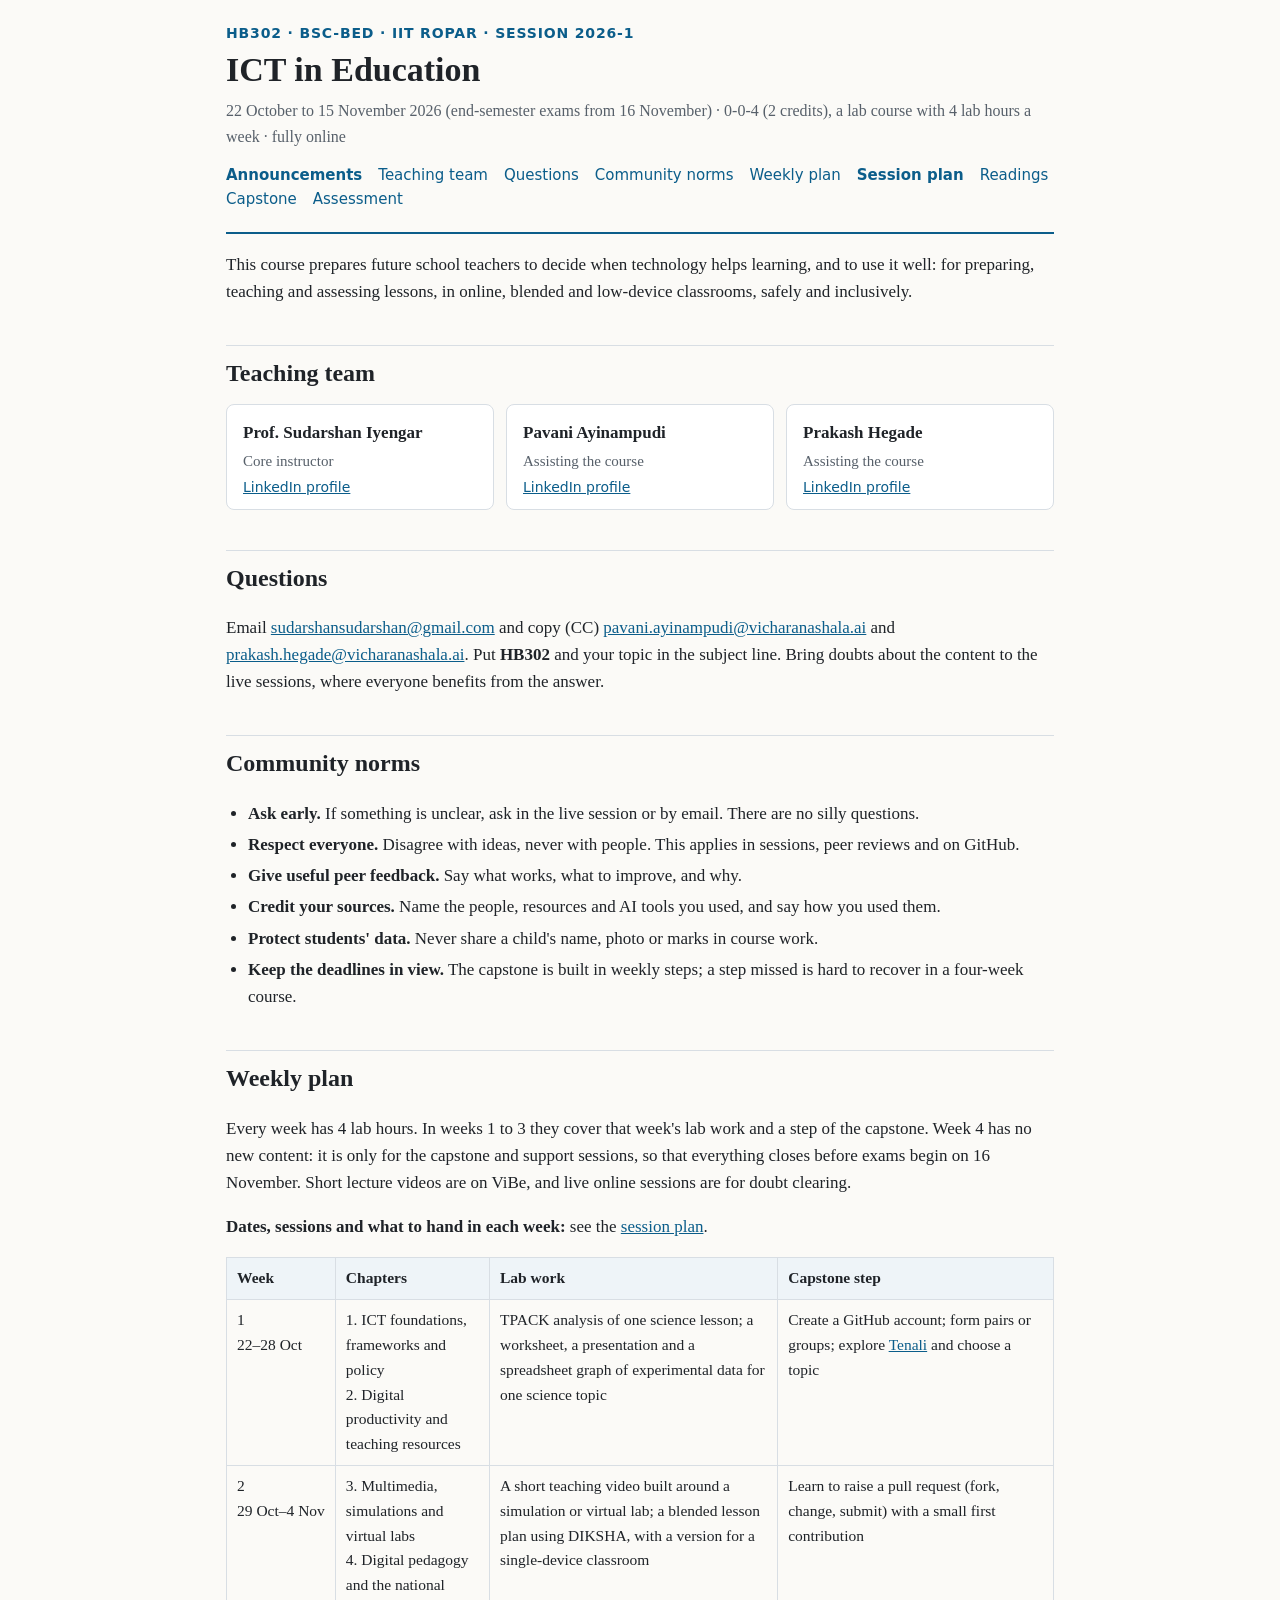
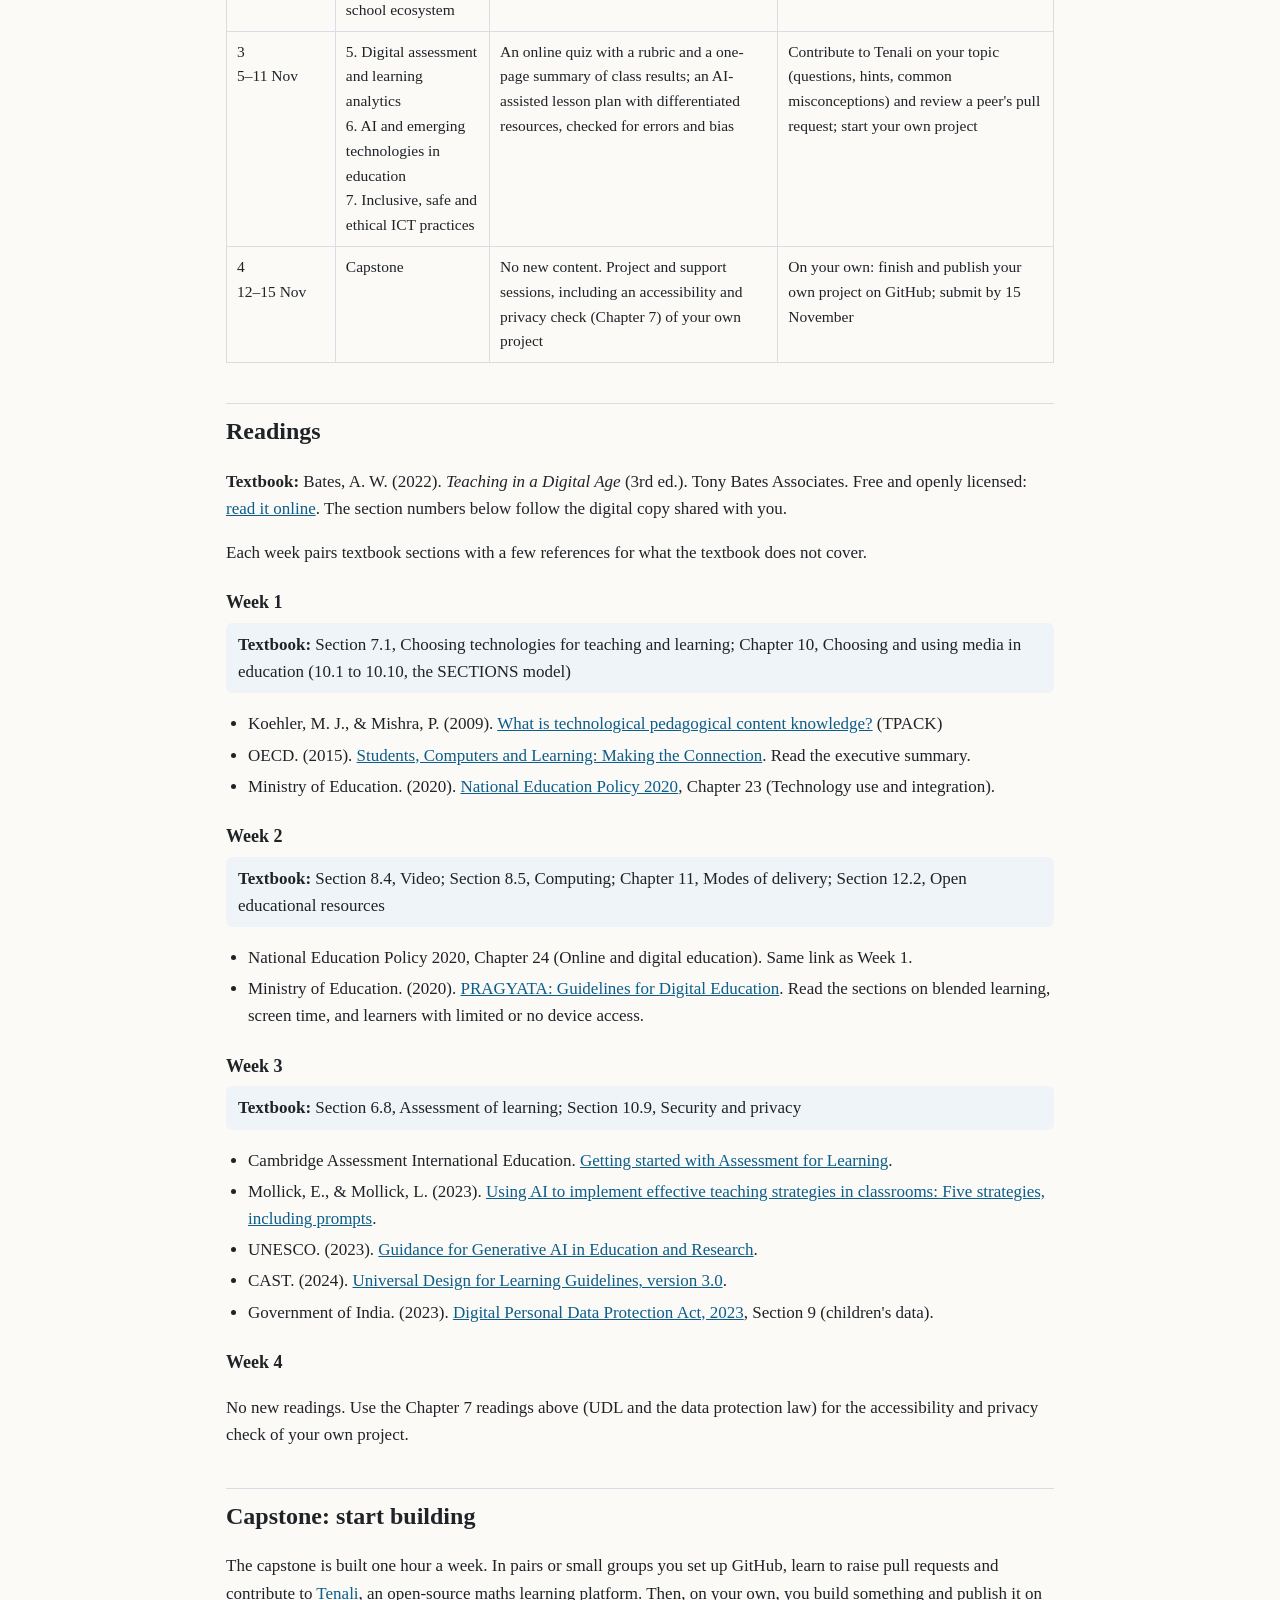
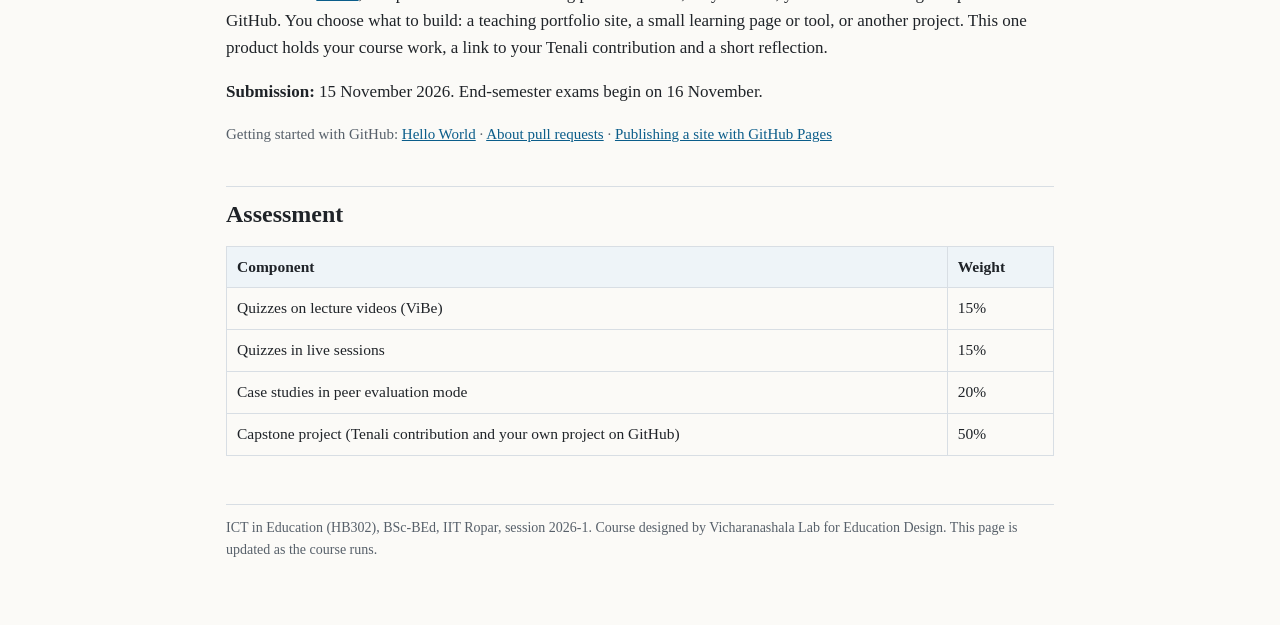
<file: index.html>
<!doctype html>
<html lang="en">
<head>
<meta charset="utf-8">
<meta name="viewport" content="width=device-width, initial-scale=1">
<title>ICT in Education (HB302)</title>
<meta name="description" content="Course page for ICT in Education (HB302), BSc-BEd, IIT Ropar, session 2026-1.">
<link rel="stylesheet" href="style.css">
</head>
<body>
<main>
<header>
  <p class="code">HB302 · BSc-BEd · IIT Ropar · Session 2026-1</p>
  <h1>ICT in Education</h1>
  <p class="meta">22 October to 15 November 2026 (end-semester exams from 16 November) · 0-0-4 (2 credits), a lab course with 4 lab hours a week · fully online</p>
  <nav>
    <a href="announcements.html"><strong>Announcements</strong></a><a href="#team">Teaching team</a><a href="#contact">Questions</a><a href="#norms">Community norms</a>
    <a href="#weeks">Weekly plan</a><a href="schedule.html"><strong>Session plan</strong></a><a href="#readings">Readings</a><a href="#capstone">Capstone</a><a href="#assessment">Assessment</a>
  </nav>
</header>

<p>This course prepares future school teachers to decide when technology helps learning, and to use it well: for preparing, teaching and assessing lessons, in online, blended and low-device classrooms, safely and inclusively.</p>

<h2 id="team">Teaching team</h2>
<div class="team">
  <div class="card"><p class="name">Prof. Sudarshan Iyengar</p><p class="role">Core instructor</p><p class="li"><a href="https://www.linkedin.com/in/sudarshan-iyengar-3560b8145/" rel="noopener">LinkedIn profile</a></p></div>
  <div class="card"><p class="name">Pavani Ayinampudi</p><p class="role">Assisting the course</p><p class="li"><a href="https://www.linkedin.com/in/pavani-ayinampudi/" rel="noopener">LinkedIn profile</a></p></div>
  <div class="card"><p class="name">Prakash Hegade</p><p class="role">Assisting the course</p><p class="li"><a href="https://www.linkedin.com/in/prakash-hegade-16879917/" rel="noopener">LinkedIn profile</a></p></div>
</div>

<h2 id="contact">Questions</h2>
<p>Email <a href="mailto:sudarshansudarshan@gmail.com?cc=pavani.ayinampudi@vicharanashala.ai,prakash.hegade@vicharanashala.ai&amp;subject=HB302%3A%20">sudarshansudarshan@gmail.com</a> and copy (CC) <a href="mailto:pavani.ayinampudi@vicharanashala.ai">pavani.ayinampudi@vicharanashala.ai</a> and <a href="mailto:prakash.hegade@vicharanashala.ai">prakash.hegade@vicharanashala.ai</a>. Put <strong>HB302</strong> and your topic in the subject line. Bring doubts about the content to the live sessions, where everyone benefits from the answer.</p>

<h2 id="norms">Community norms</h2>
<ul>
  <li><strong>Ask early.</strong> If something is unclear, ask in the live session or by email. There are no silly questions.</li>
  <li><strong>Respect everyone.</strong> Disagree with ideas, never with people. This applies in sessions, peer reviews and on GitHub.</li>
  <li><strong>Give useful peer feedback.</strong> Say what works, what to improve, and why.</li>
  <li><strong>Credit your sources.</strong> Name the people, resources and AI tools you used, and say how you used them.</li>
  <li><strong>Protect students' data.</strong> Never share a child's name, photo or marks in course work.</li>
  <li><strong>Keep the deadlines in view.</strong> The capstone is built in weekly steps; a step missed is hard to recover in a four-week course.</li>
</ul>

<h2 id="weeks">Weekly plan</h2>
<p>Every week has 4 lab hours. In weeks 1 to 3 they cover that week's lab work and a step of the capstone. Week 4 has no new content: it is only for the capstone and support sessions, so that everything closes before exams begin on 16 November. Short lecture videos are on ViBe, and live online sessions are for doubt clearing.</p>
<p><strong>Dates, sessions and what to hand in each week:</strong> see the <a href="schedule.html">session plan</a>.</p>
<div class="table-wrap"><table>
<thead><tr><th>Week</th><th>Chapters</th><th>Lab work</th><th>Capstone step</th></tr></thead>
<tbody>
<tr><td class="nowrap">1<br>22–28 Oct</td><td>1. ICT foundations, frameworks and policy<br>2. Digital productivity and teaching resources</td><td>TPACK analysis of one science lesson; a worksheet, a presentation and a spreadsheet graph of experimental data for one science topic</td><td>Create a GitHub account; form pairs or groups; explore <a href="https://tenali.fun">Tenali</a> and choose a topic</td></tr>
<tr><td class="nowrap">2<br>29 Oct–4 Nov</td><td>3. Multimedia, simulations and virtual labs<br>4. Digital pedagogy and the national school ecosystem</td><td>A short teaching video built around a simulation or virtual lab; a blended lesson plan using DIKSHA, with a version for a single-device classroom</td><td>Learn to raise a pull request (fork, change, submit) with a small first contribution</td></tr>
<tr><td class="nowrap">3<br>5–11 Nov</td><td>5. Digital assessment and learning analytics<br>6. AI and emerging technologies in education<br>7. Inclusive, safe and ethical ICT practices</td><td>An online quiz with a rubric and a one-page summary of class results; an AI-assisted lesson plan with differentiated resources, checked for errors and bias</td><td>Contribute to Tenali on your topic (questions, hints, common misconceptions) and review a peer's pull request; start your own project</td></tr>
<tr><td class="nowrap">4<br>12–15 Nov</td><td>Capstone</td><td>No new content. Project and support sessions, including an accessibility and privacy check (Chapter 7) of your own project</td><td>On your own: finish and publish your own project on GitHub; submit by 15 November</td></tr>
</tbody></table></div>

<h2 id="readings">Readings</h2>
<p><strong>Textbook:</strong> Bates, A. W. (2022). <em>Teaching in a Digital Age</em> (3rd ed.). Tony Bates Associates. Free and openly licensed: <a href="https://pressbooks.pub/teachinginadigitalagev3m/">read it online</a>. The section numbers below follow the digital copy shared with you.</p>
<p>Each week pairs textbook sections with a few references for what the textbook does not cover.</p>

<h3>Week 1</h3>
<p class="tb"><strong>Textbook:</strong> Section 7.1, Choosing technologies for teaching and learning; Chapter 10, Choosing and using media in education (10.1 to 10.10, the SECTIONS model)</p>
<ul>
  <li>Koehler, M. J., &amp; Mishra, P. (2009). <a href="https://citejournal.org/volume-9/issue-1-09/general/what-is-technological-pedagogicalcontent-knowledge/">What is technological pedagogical content knowledge?</a> (TPACK)</li>
  <li>OECD. (2015). <a href="https://doi.org/10.1787/9789264239555-en">Students, Computers and Learning: Making the Connection</a>. Read the executive summary.</li>
  <li>Ministry of Education. (2020). <a href="https://web.archive.org/web/20260312142319/https://www.education.gov.in/sites/upload_files/mhrd/files/NEP_Final_English_0.pdf">National Education Policy 2020</a>, Chapter 23 (Technology use and integration).</li>
</ul>

<h3>Week 2</h3>
<p class="tb"><strong>Textbook:</strong> Section 8.4, Video; Section 8.5, Computing; Chapter 11, Modes of delivery; Section 12.2, Open educational resources</p>
<ul>
  <li>National Education Policy 2020, Chapter 24 (Online and digital education). Same link as Week 1.</li>
  <li>Ministry of Education. (2020). <a href="https://web.archive.org/web/20260501055259/https://www.education.gov.in/sites/upload_files/mhrd/files/pragyata-guidelines_0.pdf">PRAGYATA: Guidelines for Digital Education</a>. Read the sections on blended learning, screen time, and learners with limited or no device access.</li>
</ul>

<h3>Week 3</h3>
<p class="tb"><strong>Textbook:</strong> Section 6.8, Assessment of learning; Section 10.9, Security and privacy</p>
<ul>
  <li>Cambridge Assessment International Education. <a href="https://cambridge-community.org.uk/professional-development/gswafl/index.html">Getting started with Assessment for Learning</a>.</li>
  <li>Mollick, E., &amp; Mollick, L. (2023). <a href="https://doi.org/10.2139/ssrn.4391243">Using AI to implement effective teaching strategies in classrooms: Five strategies, including prompts</a>.</li>
  <li>UNESCO. (2023). <a href="https://www.unesco.org/en/digital-education/ai-future-learning/guidance">Guidance for Generative AI in Education and Research</a>.</li>
  <li>CAST. (2024). <a href="https://udlguidelines.cast.org/">Universal Design for Learning Guidelines, version 3.0</a>.</li>
  <li>Government of India. (2023). <a href="https://www.meity.gov.in/static/uploads/2024/06/2bf1f0e9f04e6fb4f8fef35e82c42aa5.pdf">Digital Personal Data Protection Act, 2023</a>, Section 9 (children's data).</li>
</ul>

<h3>Week 4</h3>
<p>No new readings. Use the Chapter 7 readings above (UDL and the data protection law) for the accessibility and privacy check of your own project.</p>

<h2 id="capstone">Capstone: start building</h2>
<p>The capstone is built one hour a week. In pairs or small groups you set up GitHub, learn to raise pull requests and contribute to <a href="https://tenali.fun">Tenali</a>, an open-source maths learning platform. Then, on your own, you build something and publish it on GitHub. You choose what to build: a teaching portfolio site, a small learning page or tool, or another project. This one product holds your course work, a link to your Tenali contribution and a short reflection.</p>
<p><strong>Submission:</strong> 15 November 2026. End-semester exams begin on 16 November.</p>
<p class="note">Getting started with GitHub: <a href="https://docs.github.com/en/get-started/start-your-journey/hello-world">Hello World</a> · <a href="https://docs.github.com/en/pull-requests/collaborating-with-pull-requests/proposing-changes-to-your-work-with-pull-requests/about-pull-requests">About pull requests</a> · <a href="https://docs.github.com/en/pages/getting-started-with-github-pages/creating-a-github-pages-site">Publishing a site with GitHub Pages</a></p>

<h2 id="assessment">Assessment</h2>
<div class="table-wrap"><table>
<thead><tr><th>Component</th><th>Weight</th></tr></thead>
<tbody>
<tr><td>Quizzes on lecture videos (ViBe)</td><td>15%</td></tr>
<tr><td>Quizzes in live sessions</td><td>15%</td></tr>
<tr><td>Case studies in peer evaluation mode</td><td>20%</td></tr>
<tr><td>Capstone project (Tenali contribution and your own project on GitHub)</td><td>50%</td></tr>
</tbody></table></div>

<footer>ICT in Education (HB302), BSc-BEd, IIT Ropar, session 2026-1. Course designed by Vicharanashala Lab for Education Design. This page is updated as the course runs.</footer>
</main>
</body>
</html>
</file>
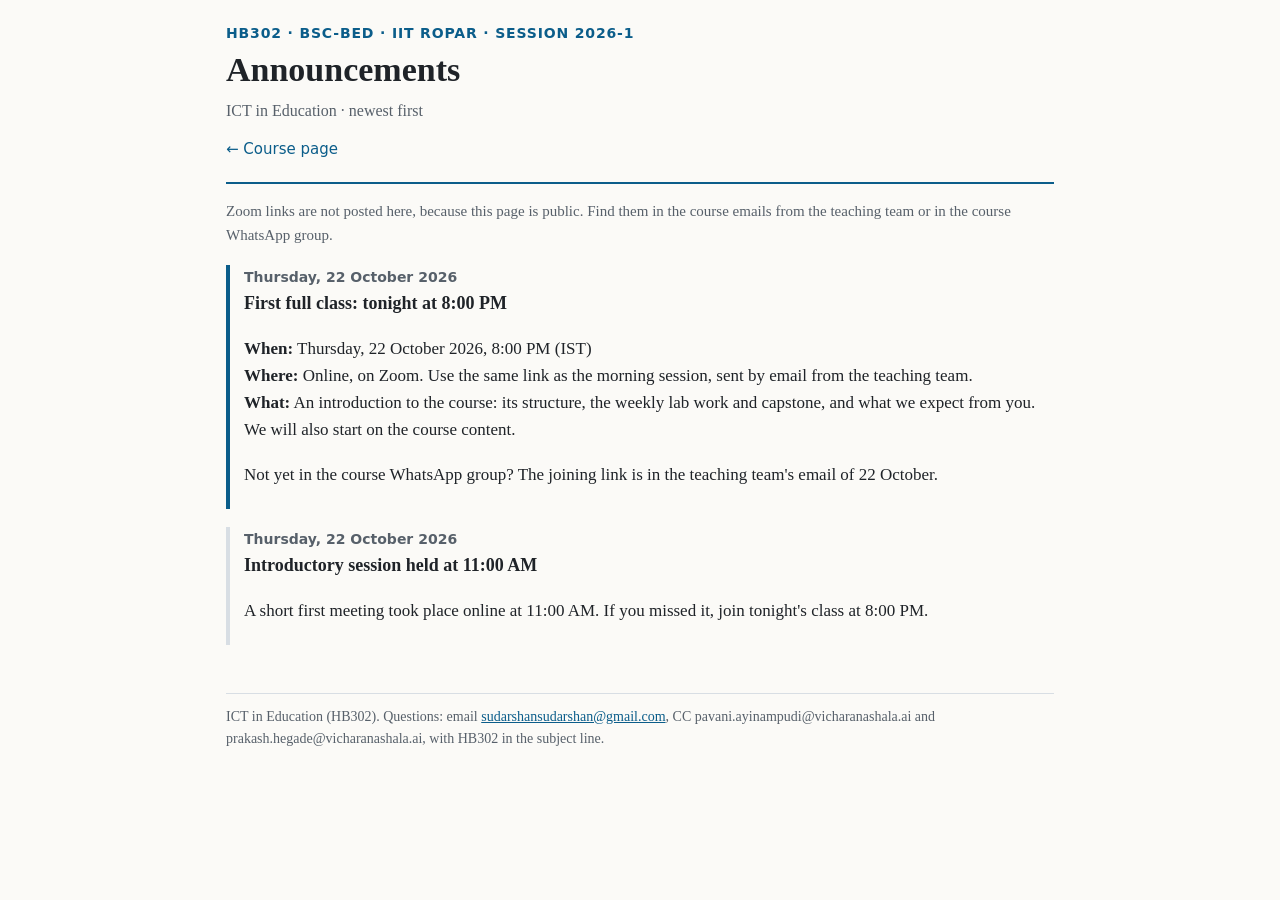
<file: announcements.html>
<!doctype html>
<html lang="en">
<head>
<meta charset="utf-8">
<meta name="viewport" content="width=device-width, initial-scale=1">
<title>Announcements · ICT in Education (HB302)</title>
<meta name="description" content="Announcements for ICT in Education (HB302), BSc-BEd, IIT Ropar, session 2026-1.">
<link rel="stylesheet" href="style.css">
</head>
<body>
<main>
<header>
  <p class="code">HB302 · BSc-BEd · IIT Ropar · Session 2026-1</p>
  <h1>Announcements</h1>
  <p class="meta">ICT in Education · newest first</p>
  <nav><a href="index.html">← Course page</a></nav>
</header>

<p class="note">Zoom links are not posted here, because this page is public. Find them in the course emails from the teaching team or in the course WhatsApp group.</p>

<div class="ann">
  <p class="date">Thursday, 22 October 2026</p>
  <h3>First full class: tonight at 8:00 PM</h3>
  <p><strong>When:</strong> Thursday, 22 October 2026, 8:00 PM (IST)<br>
  <strong>Where:</strong> Online, on Zoom. Use the same link as the morning session, sent by email from the teaching team.<br>
  <strong>What:</strong> An introduction to the course: its structure, the weekly lab work and capstone, and what we expect from you. We will also start on the course content.</p>
  <p>Not yet in the course WhatsApp group? The joining link is in the teaching team's email of 22 October.</p>
</div>

<div class="ann past">
  <p class="date">Thursday, 22 October 2026</p>
  <h3>Introductory session held at 11:00 AM</h3>
  <p>A short first meeting took place online at 11:00 AM. If you missed it, join tonight's class at 8:00 PM.</p>
</div>

<footer>ICT in Education (HB302). Questions: email <a href="mailto:sudarshansudarshan@gmail.com?cc=pavani.ayinampudi@vicharanashala.ai,prakash.hegade@vicharanashala.ai&amp;subject=HB302%3A%20">sudarshansudarshan@gmail.com</a>, CC pavani.ayinampudi@vicharanashala.ai and prakash.hegade@vicharanashala.ai, with HB302 in the subject line.</footer>
</main>
</body>
</html>
</file>
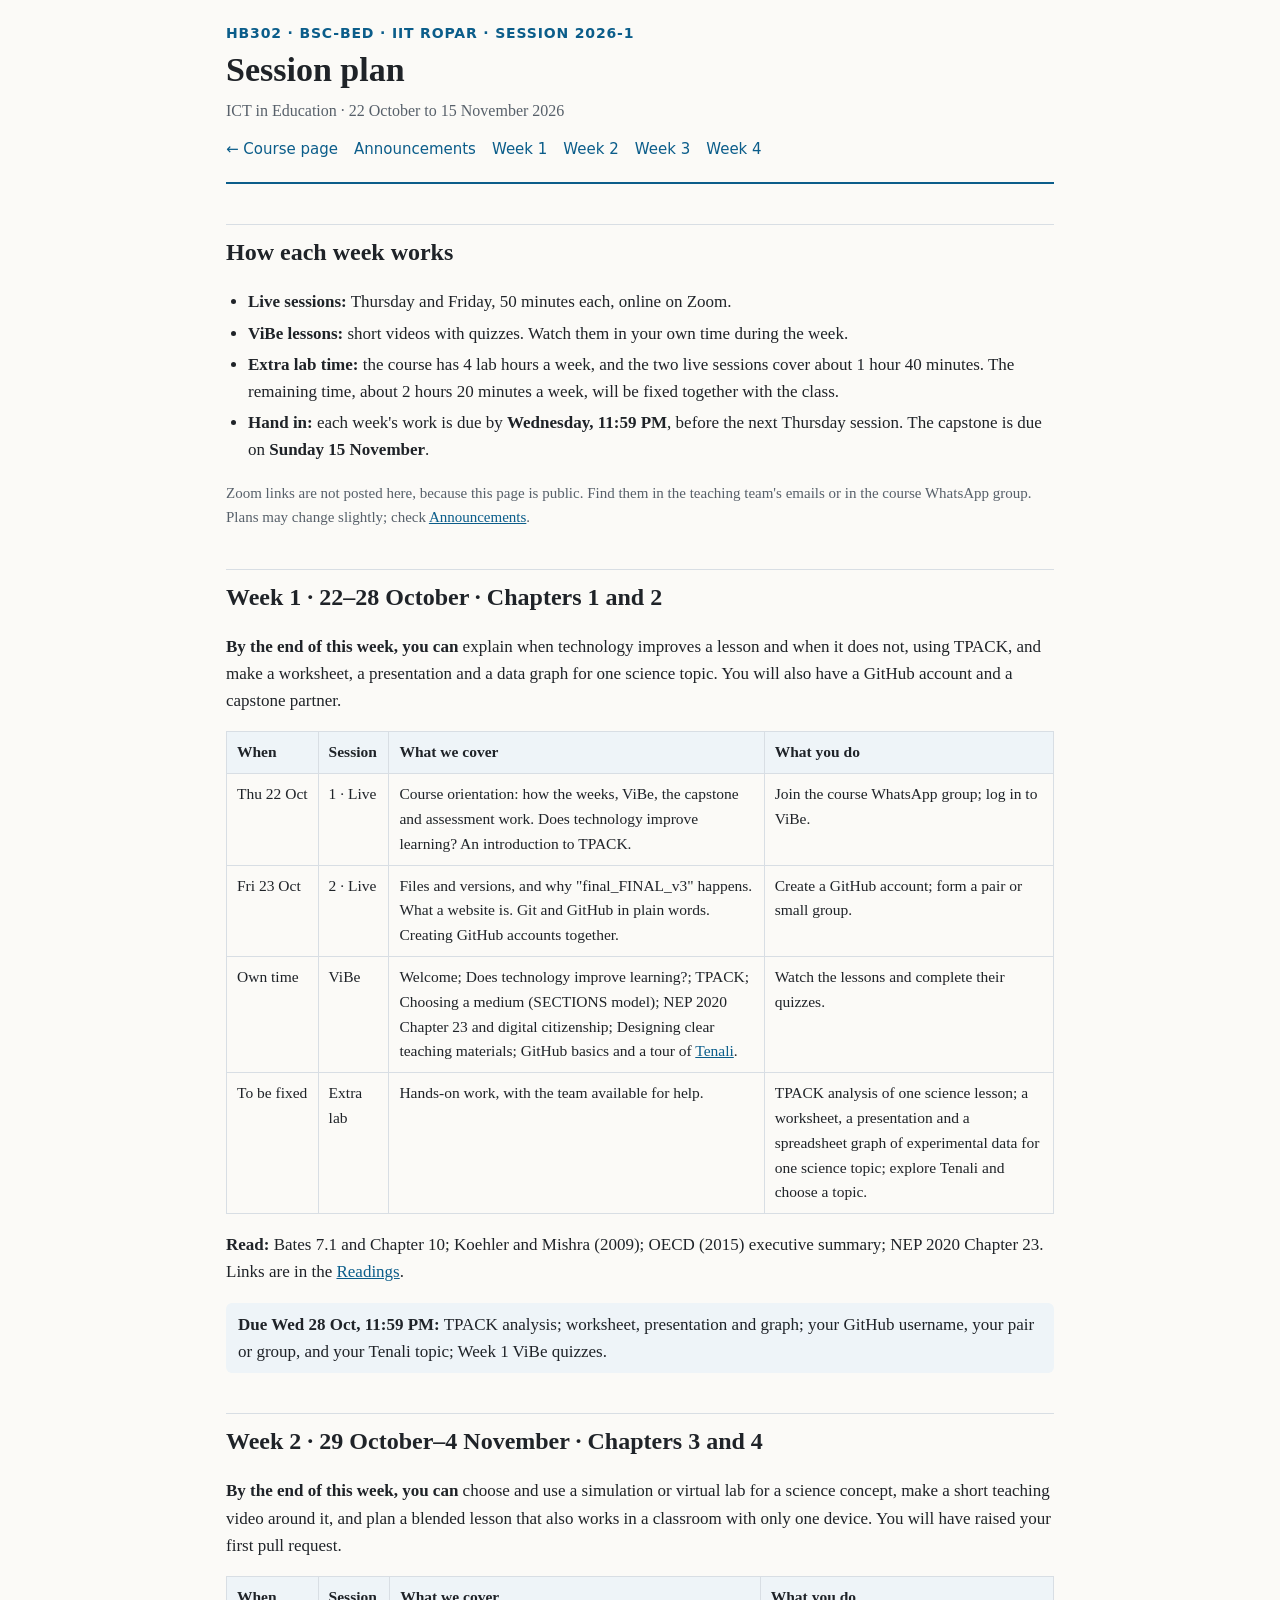
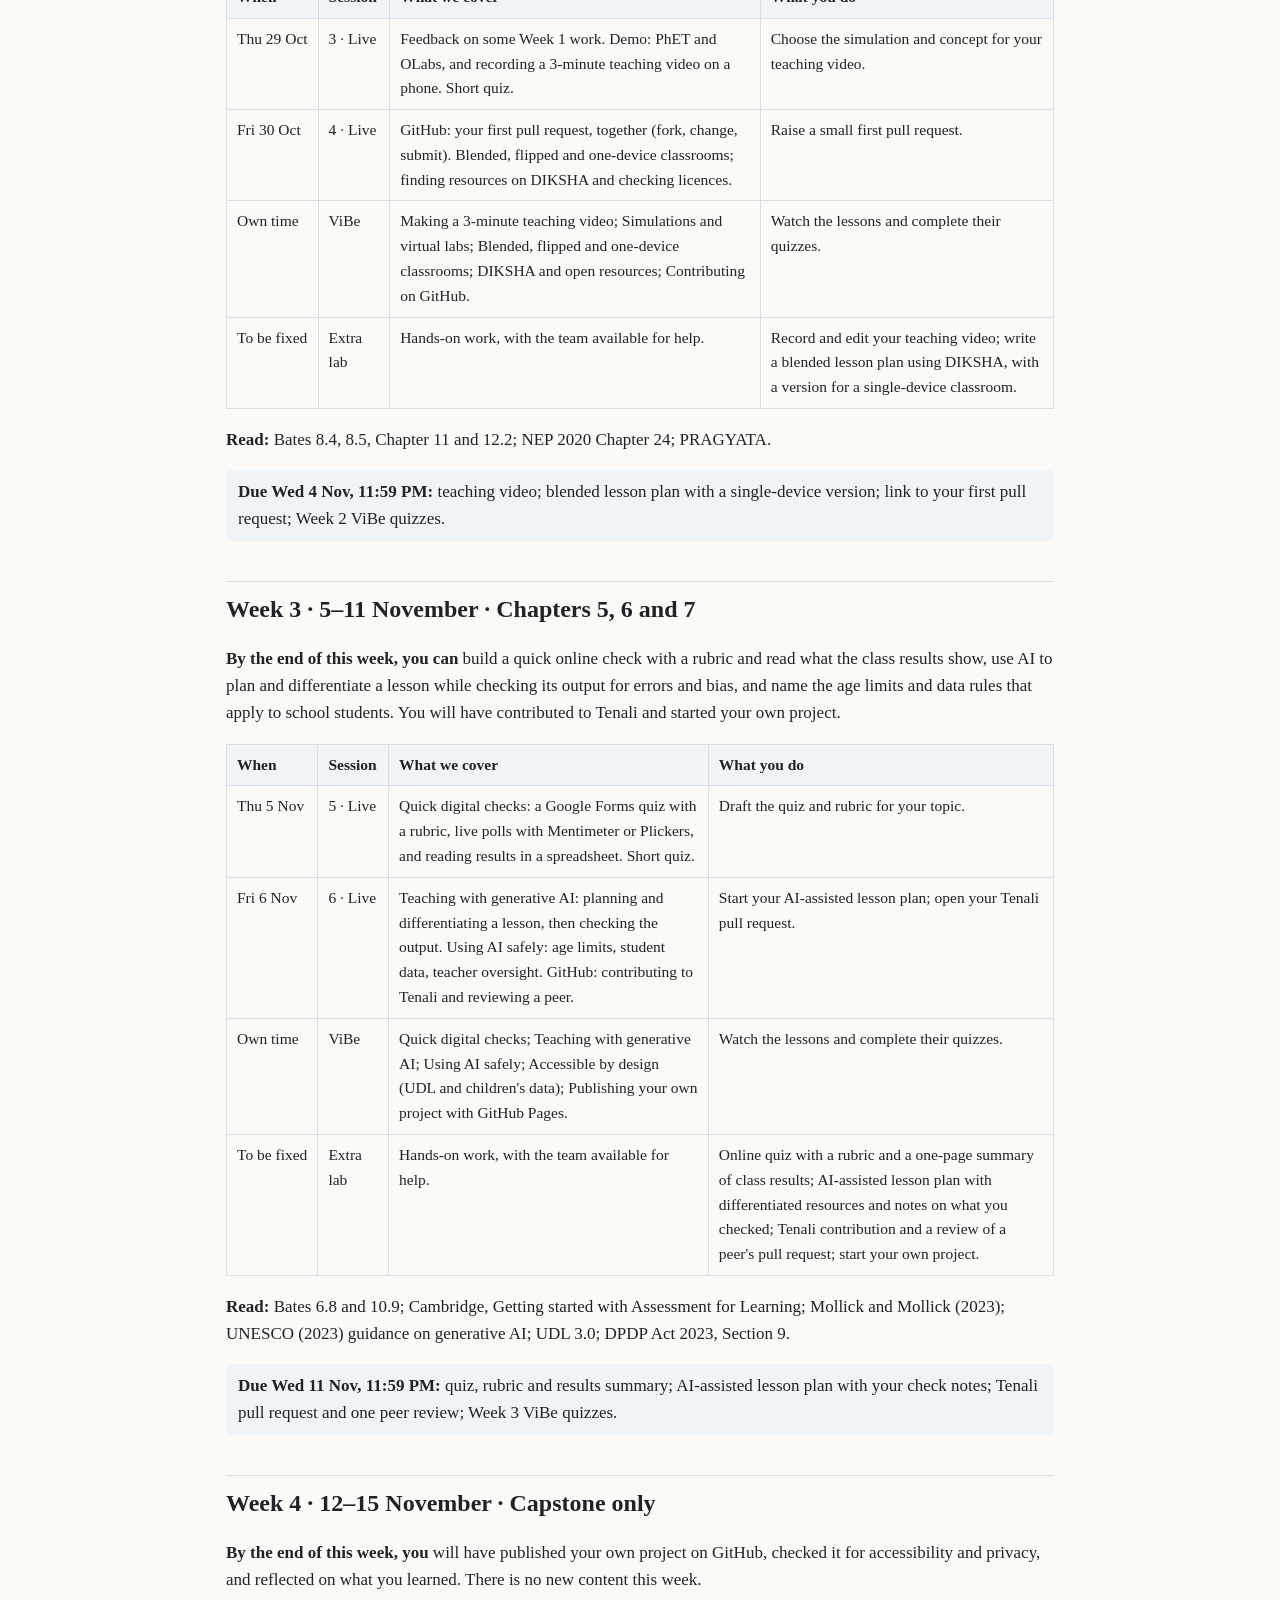
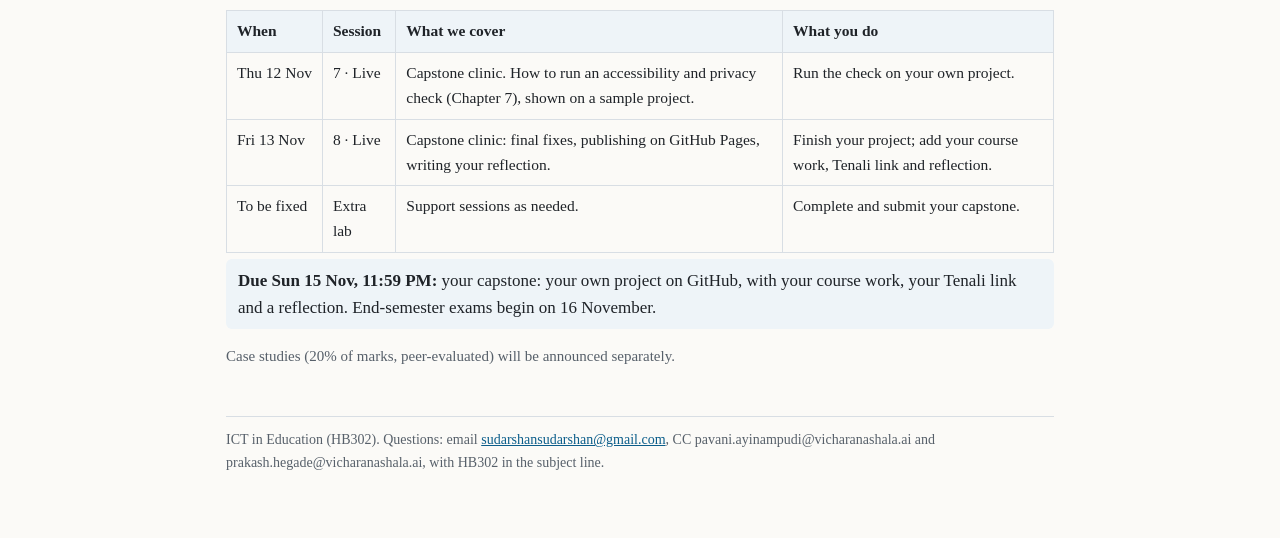
<file: schedule.html>
<!doctype html>
<html lang="en">
<head>
<meta charset="utf-8">
<meta name="viewport" content="width=device-width, initial-scale=1">
<title>Session plan · ICT in Education (HB302)</title>
<meta name="description" content="Session-wise plan for ICT in Education (HB302), BSc-BEd, IIT Ropar, session 2026-1: dates, what we cover, and what you hand in each week.">
<link rel="stylesheet" href="style.css">
</head>
<body>
<main>
<header>
  <p class="code">HB302 · BSc-BEd · IIT Ropar · Session 2026-1</p>
  <h1>Session plan</h1>
  <p class="meta">ICT in Education · 22 October to 15 November 2026</p>
  <nav><a href="index.html">← Course page</a><a href="announcements.html">Announcements</a><a href="#w1">Week 1</a><a href="#w2">Week 2</a><a href="#w3">Week 3</a><a href="#w4">Week 4</a></nav>
</header>

<h2 id="how">How each week works</h2>
<ul>
<li><strong>Live sessions:</strong> Thursday and Friday, 50 minutes each, online on Zoom.</li>
<li><strong>ViBe lessons:</strong> short videos with quizzes. Watch them in your own time during the week.</li>
<li><strong>Extra lab time:</strong> the course has 4 lab hours a week, and the two live sessions cover about 1 hour 40 minutes. The remaining time, about 2 hours 20 minutes a week, will be fixed together with the class.</li>
<li><strong>Hand in:</strong> each week's work is due by <strong>Wednesday, 11:59 PM</strong>, before the next Thursday session. The capstone is due on <strong>Sunday 15 November</strong>.</li>
</ul>
<p class="note">Zoom links are not posted here, because this page is public. Find them in the teaching team's emails or in the course WhatsApp group. Plans may change slightly; check <a href="announcements.html">Announcements</a>.</p>

<h2 id="w1">Week 1 · 22–28 October · Chapters 1 and 2</h2>
<p><strong>By the end of this week, you can</strong> explain when technology improves a lesson and when it does not, using TPACK, and make a worksheet, a presentation and a data graph for one science topic. You will also have a GitHub account and a capstone partner.</p>
<div class="table-wrap"><table>
<thead><tr><th>When</th><th>Session</th><th>What we cover</th><th>What you do</th></tr></thead>
<tbody>
<tr><td class="nowrap">Thu 22 Oct</td><td>1 · Live</td><td>Course orientation: how the weeks, ViBe, the capstone and assessment work. Does technology improve learning? An introduction to TPACK.</td><td>Join the course WhatsApp group; log in to ViBe.</td></tr>
<tr><td class="nowrap">Fri 23 Oct</td><td>2 · Live</td><td>Files and versions, and why "final_FINAL_v3" happens. What a website is. Git and GitHub in plain words. Creating GitHub accounts together.</td><td>Create a GitHub account; form a pair or small group.</td></tr>
<tr><td class="nowrap">Own time</td><td>ViBe</td><td>Welcome; Does technology improve learning?; TPACK; Choosing a medium (SECTIONS model); NEP 2020 Chapter 23 and digital citizenship; Designing clear teaching materials; GitHub basics and a tour of <a href="https://tenali.fun">Tenali</a>.</td><td>Watch the lessons and complete their quizzes.</td></tr>
<tr><td class="nowrap">To be fixed</td><td>Extra lab</td><td>Hands-on work, with the team available for help.</td><td>TPACK analysis of one science lesson; a worksheet, a presentation and a spreadsheet graph of experimental data for one science topic; explore Tenali and choose a topic.</td></tr>
</tbody></table></div>
<p><strong>Read:</strong> Bates 7.1 and Chapter 10; Koehler and Mishra (2009); OECD (2015) executive summary; NEP 2020 Chapter 23. Links are in the <a href="index.html#readings">Readings</a>.</p>
<p class="tb"><strong>Due Wed 28 Oct, 11:59 PM:</strong> TPACK analysis; worksheet, presentation and graph; your GitHub username, your pair or group, and your Tenali topic; Week 1 ViBe quizzes.</p>

<h2 id="w2">Week 2 · 29 October–4 November · Chapters 3 and 4</h2>
<p><strong>By the end of this week, you can</strong> choose and use a simulation or virtual lab for a science concept, make a short teaching video around it, and plan a blended lesson that also works in a classroom with only one device. You will have raised your first pull request.</p>
<div class="table-wrap"><table>
<thead><tr><th>When</th><th>Session</th><th>What we cover</th><th>What you do</th></tr></thead>
<tbody>
<tr><td class="nowrap">Thu 29 Oct</td><td>3 · Live</td><td>Feedback on some Week 1 work. Demo: PhET and OLabs, and recording a 3-minute teaching video on a phone. Short quiz.</td><td>Choose the simulation and concept for your teaching video.</td></tr>
<tr><td class="nowrap">Fri 30 Oct</td><td>4 · Live</td><td>GitHub: your first pull request, together (fork, change, submit). Blended, flipped and one-device classrooms; finding resources on DIKSHA and checking licences.</td><td>Raise a small first pull request.</td></tr>
<tr><td class="nowrap">Own time</td><td>ViBe</td><td>Making a 3-minute teaching video; Simulations and virtual labs; Blended, flipped and one-device classrooms; DIKSHA and open resources; Contributing on GitHub.</td><td>Watch the lessons and complete their quizzes.</td></tr>
<tr><td class="nowrap">To be fixed</td><td>Extra lab</td><td>Hands-on work, with the team available for help.</td><td>Record and edit your teaching video; write a blended lesson plan using DIKSHA, with a version for a single-device classroom.</td></tr>
</tbody></table></div>
<p><strong>Read:</strong> Bates 8.4, 8.5, Chapter 11 and 12.2; NEP 2020 Chapter 24; PRAGYATA.</p>
<p class="tb"><strong>Due Wed 4 Nov, 11:59 PM:</strong> teaching video; blended lesson plan with a single-device version; link to your first pull request; Week 2 ViBe quizzes.</p>

<h2 id="w3">Week 3 · 5–11 November · Chapters 5, 6 and 7</h2>
<p><strong>By the end of this week, you can</strong> build a quick online check with a rubric and read what the class results show, use AI to plan and differentiate a lesson while checking its output for errors and bias, and name the age limits and data rules that apply to school students. You will have contributed to Tenali and started your own project.</p>
<div class="table-wrap"><table>
<thead><tr><th>When</th><th>Session</th><th>What we cover</th><th>What you do</th></tr></thead>
<tbody>
<tr><td class="nowrap">Thu 5 Nov</td><td>5 · Live</td><td>Quick digital checks: a Google Forms quiz with a rubric, live polls with Mentimeter or Plickers, and reading results in a spreadsheet. Short quiz.</td><td>Draft the quiz and rubric for your topic.</td></tr>
<tr><td class="nowrap">Fri 6 Nov</td><td>6 · Live</td><td>Teaching with generative AI: planning and differentiating a lesson, then checking the output. Using AI safely: age limits, student data, teacher oversight. GitHub: contributing to Tenali and reviewing a peer.</td><td>Start your AI-assisted lesson plan; open your Tenali pull request.</td></tr>
<tr><td class="nowrap">Own time</td><td>ViBe</td><td>Quick digital checks; Teaching with generative AI; Using AI safely; Accessible by design (UDL and children's data); Publishing your own project with GitHub Pages.</td><td>Watch the lessons and complete their quizzes.</td></tr>
<tr><td class="nowrap">To be fixed</td><td>Extra lab</td><td>Hands-on work, with the team available for help.</td><td>Online quiz with a rubric and a one-page summary of class results; AI-assisted lesson plan with differentiated resources and notes on what you checked; Tenali contribution and a review of a peer's pull request; start your own project.</td></tr>
</tbody></table></div>
<p><strong>Read:</strong> Bates 6.8 and 10.9; Cambridge, Getting started with Assessment for Learning; Mollick and Mollick (2023); UNESCO (2023) guidance on generative AI; UDL 3.0; DPDP Act 2023, Section 9.</p>
<p class="tb"><strong>Due Wed 11 Nov, 11:59 PM:</strong> quiz, rubric and results summary; AI-assisted lesson plan with your check notes; Tenali pull request and one peer review; Week 3 ViBe quizzes.</p>

<h2 id="w4">Week 4 · 12–15 November · Capstone only</h2>
<p><strong>By the end of this week, you</strong> will have published your own project on GitHub, checked it for accessibility and privacy, and reflected on what you learned. There is no new content this week.</p>
<div class="table-wrap"><table>
<thead><tr><th>When</th><th>Session</th><th>What we cover</th><th>What you do</th></tr></thead>
<tbody>
<tr><td class="nowrap">Thu 12 Nov</td><td>7 · Live</td><td>Capstone clinic. How to run an accessibility and privacy check (Chapter 7), shown on a sample project.</td><td>Run the check on your own project.</td></tr>
<tr><td class="nowrap">Fri 13 Nov</td><td>8 · Live</td><td>Capstone clinic: final fixes, publishing on GitHub Pages, writing your reflection.</td><td>Finish your project; add your course work, Tenali link and reflection.</td></tr>
<tr><td class="nowrap">To be fixed</td><td>Extra lab</td><td>Support sessions as needed.</td><td>Complete and submit your capstone.</td></tr>
</tbody></table></div>
<p class="tb"><strong>Due Sun 15 Nov, 11:59 PM:</strong> your capstone: your own project on GitHub, with your course work, your Tenali link and a reflection. End-semester exams begin on 16 November.</p>

<p class="note">Case studies (20% of marks, peer-evaluated) will be announced separately.</p>

<footer>ICT in Education (HB302). Questions: email <a href="mailto:sudarshansudarshan@gmail.com?cc=pavani.ayinampudi@vicharanashala.ai,prakash.hegade@vicharanashala.ai&amp;subject=HB302%3A%20">sudarshansudarshan@gmail.com</a>, CC pavani.ayinampudi@vicharanashala.ai and prakash.hegade@vicharanashala.ai, with HB302 in the subject line.</footer>
</main>
</body>
</html>
</file>
<file: style.css>
:root {
    --bg: #fbfaf7; --text: #1f2328; --muted: #57606a; --accent: #0b5d8a;
    --line: #d8dee4; --card: #ffffff; --soft: #eef4f8;
  }
  @media (prefers-color-scheme: dark) {
    :root { --bg: #14171a; --text: #e6e6e6; --muted: #a0a8b0; --accent: #6cb6e8;
            --line: #30363d; --card: #1b1f24; --soft: #1f2a33; }
  }
  * { box-sizing: border-box; }
  body { margin: 0; background: var(--bg); color: var(--text);
         font: 17px/1.6 Georgia, Cambria, "Times New Roman", serif; }
  main { max-width: 860px; margin: 0 auto; padding: 24px 16px 64px; }
  header { border-bottom: 2px solid var(--accent); padding-bottom: 16px; margin-bottom: 8px; }
  .code { color: var(--accent); font: 600 14px/1.4 system-ui, sans-serif; letter-spacing: .06em; text-transform: uppercase; margin: 0; }
  h1 { font-size: 34px; line-height: 1.2; margin: 6px 0 8px; }
  .meta { color: var(--muted); margin: 0; font-size: 16px; }
  nav { display: flex; flex-wrap: wrap; gap: 6px 16px; margin: 16px 0 8px; font: 15px system-ui, sans-serif; }
  nav a { color: var(--accent); text-decoration: none; }
  nav a:hover { text-decoration: underline; }
  h2 { font-size: 24px; margin: 40px 0 12px; padding-top: 8px; border-top: 1px solid var(--line); }
  h3 { font-size: 18px; margin: 22px 0 6px; }
  a { color: var(--accent); overflow-wrap: anywhere; }
  p, li { overflow-wrap: break-word; }
  .card { background: var(--card); border: 1px solid var(--line); border-radius: 8px; padding: 14px 16px; }
  .team { display: grid; gap: 12px; grid-template-columns: repeat(auto-fit, minmax(220px, 1fr)); }
  .team .role { color: var(--muted); font-size: 15px; margin: 0; }
  .team .name { font-weight: 700; margin: 0 0 2px; }
  .team .name a { text-decoration: none; }
  .team .name a:hover { text-decoration: underline; }
  .team .li { font: 14px system-ui, sans-serif; margin: 6px 0 0; }
  .table-wrap { overflow-x: auto; }
  table { border-collapse: collapse; width: 100%; font-size: 15.5px; }
  th, td { border: 1px solid var(--line); padding: 8px 10px; text-align: left; vertical-align: top; }
  th { background: var(--soft); }
  td.nowrap { white-space: nowrap; }
  ul { padding-left: 22px; }
  li { margin: 4px 0; }
  .tb { background: var(--soft); border-radius: 6px; padding: 8px 12px; margin: 6px 0; }
  .note { color: var(--muted); font-size: 15px; }
  footer { margin-top: 48px; color: var(--muted); font-size: 14px; border-top: 1px solid var(--line); padding-top: 12px; }
  .ann { border-left: 4px solid var(--accent); padding: 4px 0 4px 14px; margin: 18px 0; }
  .ann .date { color: var(--muted); font: 600 14px system-ui, sans-serif; margin: 0; }
  .ann h3 { margin: 4px 0 6px; }
  .ann.past { border-left-color: var(--line); }
</file>
